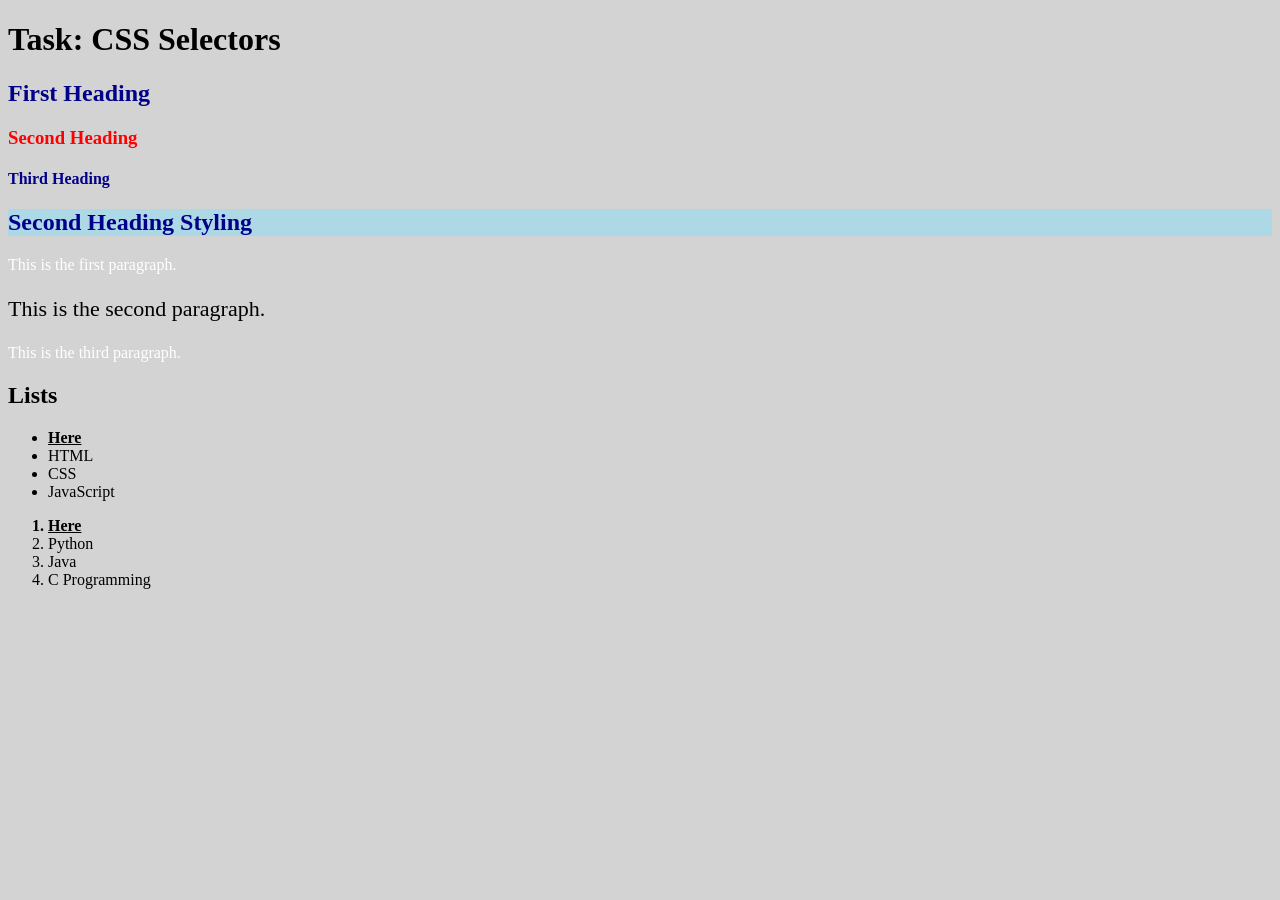
<file: CSS/index.html>
<!DOCTYPE html>
<html lang="en">
<head>
    <meta charset="UTF-8">
    <meta name="viewport" content="width=device-width, initial-scale=1.0">

    <title>CSS Selectors Task</title>

    <link rel="stylesheet" href="style.css">
</head>
<body>

    <h1>Task: CSS Selectors</h1>

    <!-- Step 4: Three headings with class="head" -->
    <h2 class="head">First Heading</h2>
    <h3 class="head">Second Heading</h3>
    <h4 class="head">Third Heading</h4>

    <!-- Step 6 and Step 7 -->
    <h2 id="bgline" class="head">Second Heading Styling</h2>

    <!-- Step 8 -->
    <p>This is the first paragraph.</p>

    <p id="para">This is the second paragraph.</p>

    <p>This is the third paragraph.</p>

    <!-- Step 11 -->
    <h2>Lists</h2>

    <ul>
        <li>Here</li>
        <li>HTML</li>
        <li>CSS</li>
        <li>JavaScript</li>
    </ul>

    <ol>
        <li>Here</li>
        <li>Python</li>
        <li>Java</li>
        <li>C Programming</li>
    </ol>

</body>
</html>
</file>
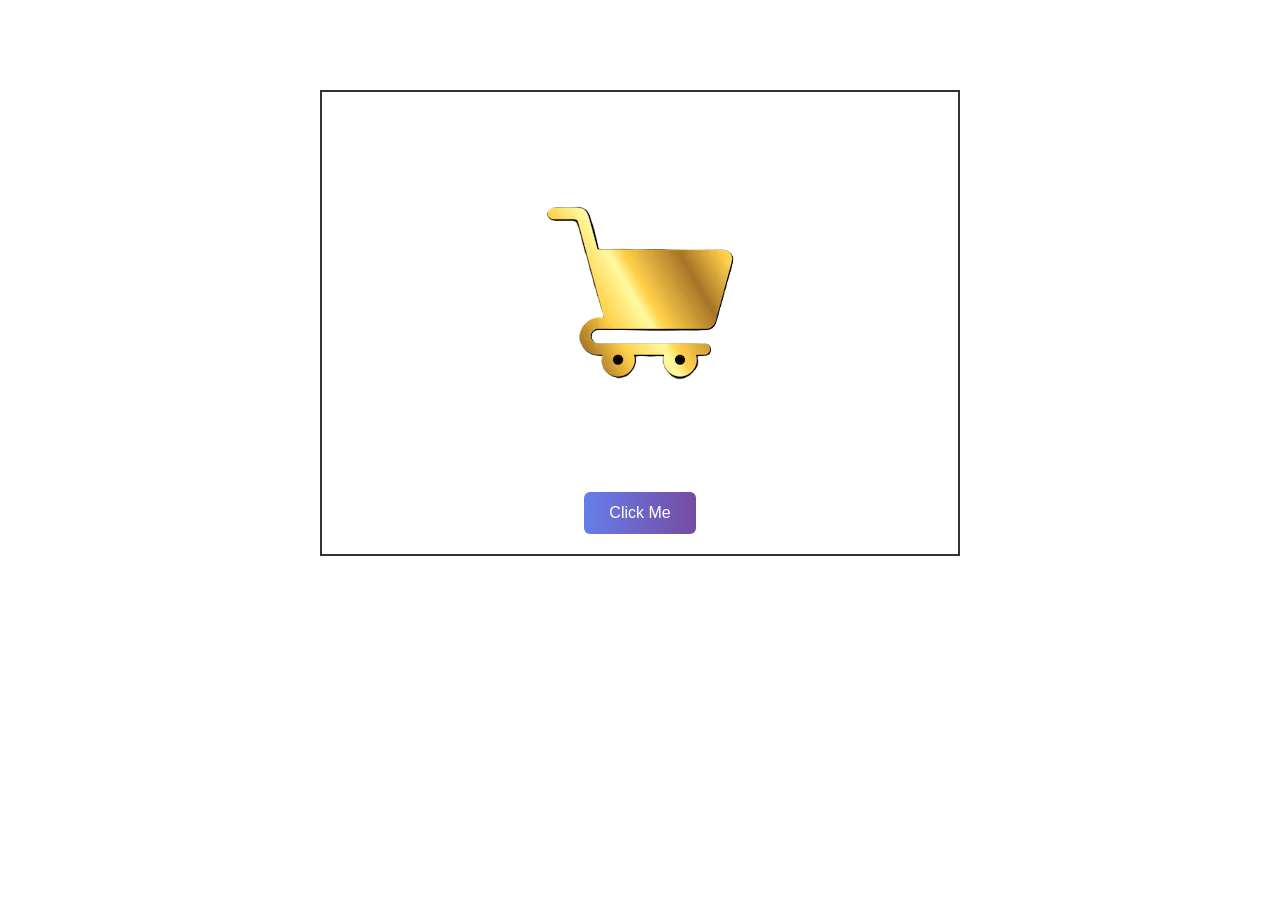
<file: Naveen_Task4/index.html>
<!DOCTYPE html>
<html lang="en">
<head>
    <meta charset="UTF-8">
    <meta name="viewport" content="width=device-width, initial-scale=1.0">
    <title>Viewport Units and Box Model</title>
    <link rel="stylesheet" href="style.css">
</head>
<body>

    <div class="container">
        <img src="image.jpg" alt="Sample Image">

        <button>Click Me</button>
    </div>

</body>
</html>
</file>
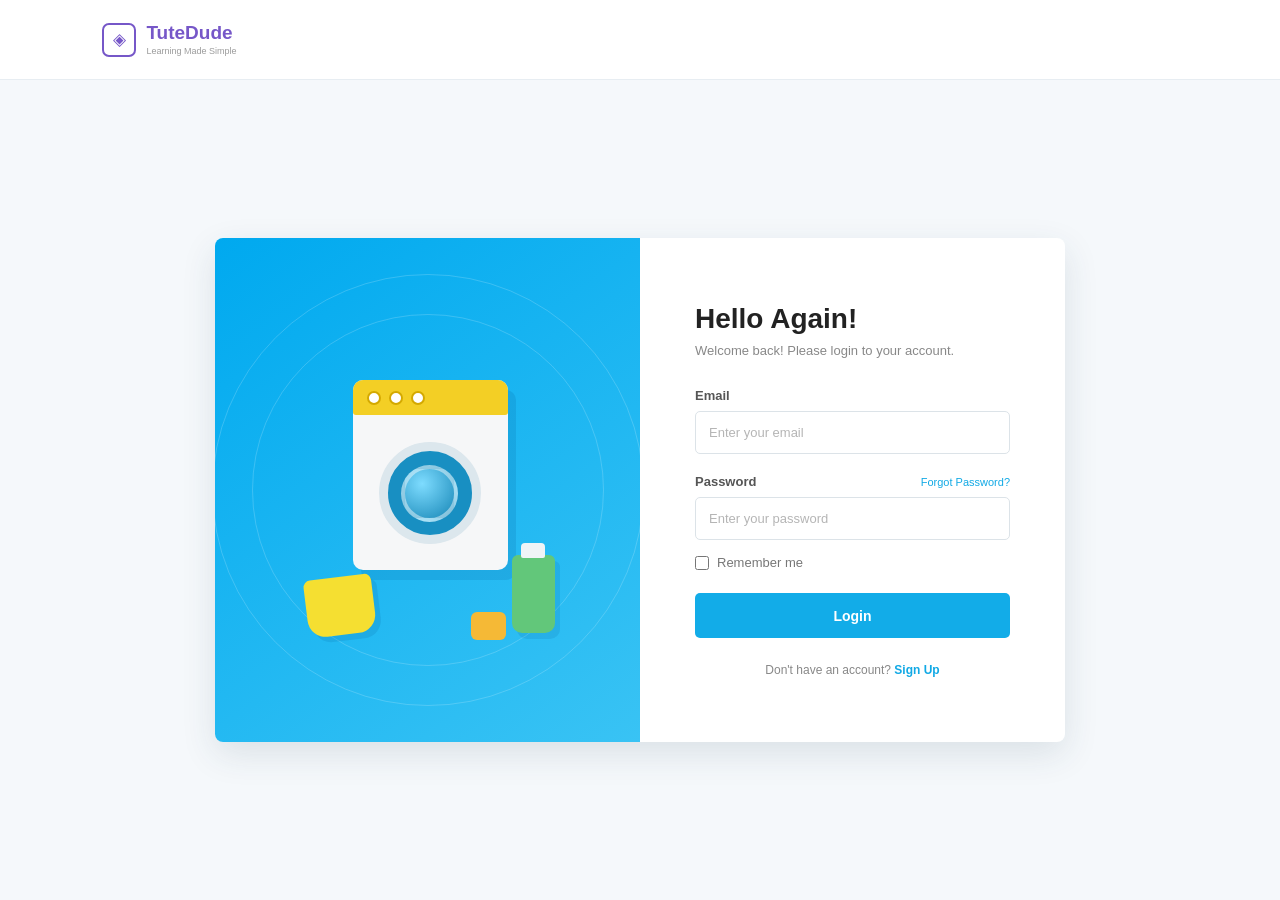
<file: Naveen_Task6/index.html>
<!DOCTYPE html>
<html lang="en">
<head>
    <meta charset="UTF-8">
    <meta name="viewport" content="width=device-width, initial-scale=1.0">
    <title>Laundry Mart - Login</title>
    <link rel="stylesheet" href="style.css">
</head>
<body>

    <div class="page">
        <!-- Header -->
        <header class="header">
            <div class="brand">
                <div class="brand-icon">◈</div>
                <div>
                    <h1>TuteDude</h1>
                    <span>Learning Made Simple</span>
                </div>
            </div>
        </header>

        <!-- Login Card -->
        <main class="login-container">
            <section class="login-card">

                <!-- Left Image Section -->
                <div class="image-section">
                    <div class="laundry-icon">
                        <div class="washing-machine">
                            <div class="machine-top">
                                <span></span>
                                <span></span>
                                <span></span>
                            </div>
                            <div class="machine-door">
                                <div class="inner-circle"></div>
                            </div>
                        </div>
                        <div class="bucket"></div>
                        <div class="bottle"></div>
                        <div class="soap"></div>
                    </div>
                </div>

                <!-- Right Form Section -->
                <div class="form-section">
                    <h2>Hello Again!</h2>
                    <p class="subtitle">Welcome back! Please login to your account.</p>

                    <form>
                        <label for="email">Email</label>
                        <input type="email" id="email" name="email"
                               placeholder="Enter your email" required>

                        <div class="password-heading">
                            <label for="password">Password</label>
                            <a href="#">Forgot Password?</a>
                        </div>

                        <input type="password" id="password" name="password"
                               placeholder="Enter your password" required>

                        <label class="remember">
                            <input type="checkbox">
                            <span>Remember me</span>
                        </label>

                        <button type="submit">Login</button>
                    </form>

                    <p class="signup">
                        Don't have an account?
                        <a href="#">Sign Up</a>
                    </p>
                </div>

            </section>
        </main>
    </div>

</body>
</html>
</file>
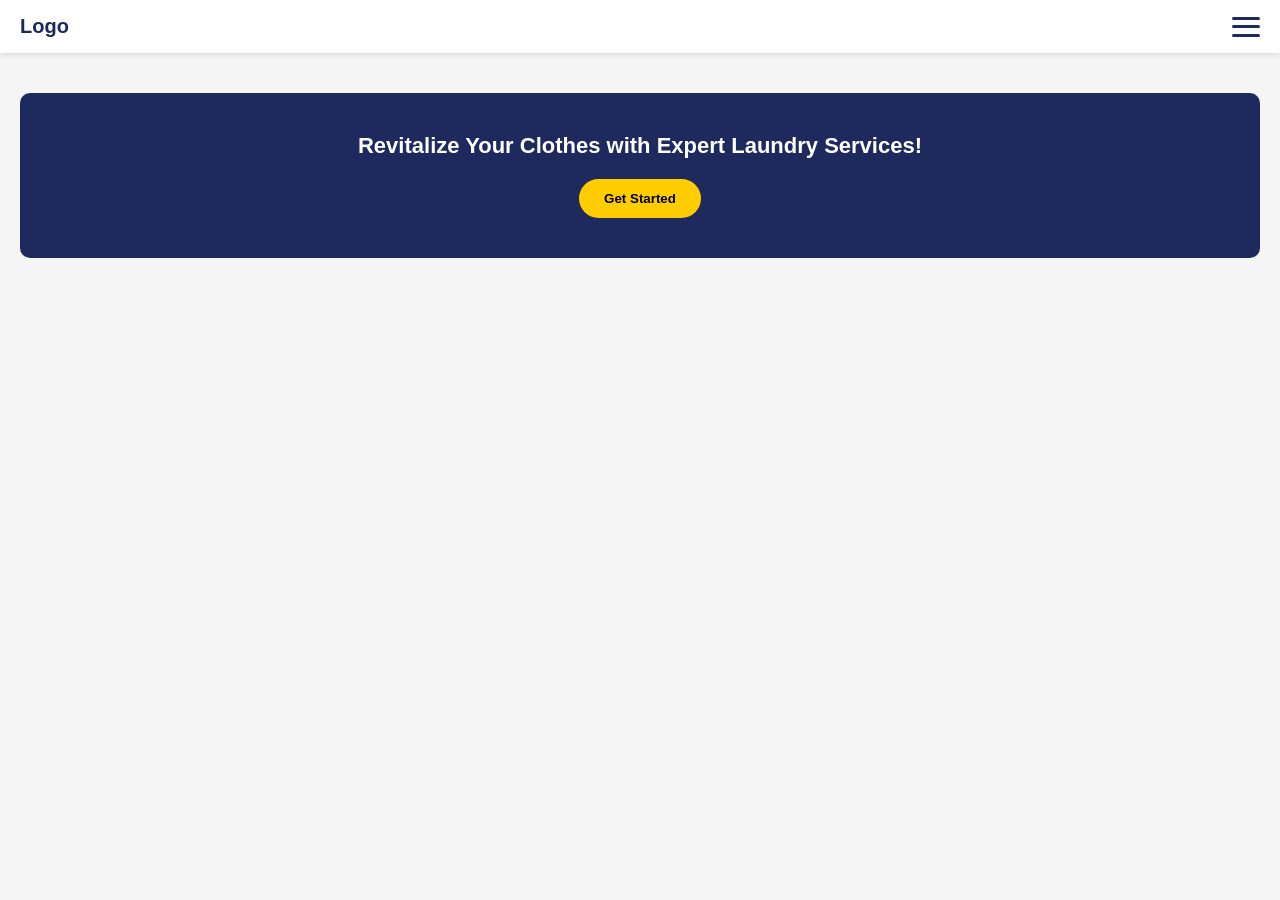
<file: Naveen_Task8/index.html>
<!DOCTYPE html>
<html lang="en">
<head>
  <meta charset="UTF-8">
  <meta name="viewport" content="width=device-width, initial-scale=1.0">
  <title>Laundry Services</title>
  <link rel="stylesheet" href="style.css">
</head>

<body>

  <header class="navbar">
    <div class="logo">Logo</div>

    <button class="hamburger" id="hamburgerBtn" aria-label="Toggle menu">
      <span class="bar"></span>
      <span class="bar"></span>
      <span class="bar"></span>
    </button>
  </header>

  <nav class="menu" id="menu">
    <ul>
      <li><a href="#home">Home</a></li>
      <li><a href="#services">Services</a></li>
      <li><a href="#about">About Us</a></li>
      <li><a href="#contact">Contact Us</a></li>
    </ul>
  </nav>

  <main class="content">
    <section class="hero" id="home">
      <h1>Revitalize Your Clothes with Expert Laundry Services!</h1>
      <button class="cta-btn">Get Started</button>
    </section>
  </main>

  <script src="script.js"></script>

</body>
</html>
</file>
<file: CSS/style.css>
/* Step 3: Body background color */
body {
    background-color: lightgray;
}

/* Step 5: Dark blue color for all elements having class="head" */
.head {
    color: darkblue;
}

/* Step 6: Background color of element with id="bgline" */
#bgline {
    background-color: lightblue;
}

/* Step 7: Make the 2nd heading red */
h3.head {
    color: red;
}

/* Step 8: All paragraphs should have white text */
p {
    color: white;
}

/* Step 9: Second paragraph should be green */
#para {
    color: green;
}

/* Step 10: Paragraph text in second paragraph black + bigger font */
#para {
    color: black;
    font-size: 22px;
}

/* Step 11: Style "Here" without using id/class/inline CSS */
/* First <li> inside both lists */
li:first-child {
    font-weight: bold;
    text-decoration: underline;
}
</file>
<file: Naveen_Task4/style.css>
/* Apply box-sizing to make width and height easier to control */
* {
    box-sizing: border-box;
}

body {
    margin: 0;
    font-family: Arial, sans-serif;
}

/* 
   25vw = 25% of the viewport width
   10vh = 10% of the viewport height
*/
.container {
    margin: 10vh 25vw;
    padding: 20px;
    border: 2px solid #333;
    text-align: center;
}

/* Image inside the div */
.container img {
    max-width: 100%;
    height: auto;
    display: block;
    margin: 0 auto 20px;
}

/* Gradient button */
button {
    padding: 12px 25px;
    border: none;
    border-radius: 6px;
    color: white;
    font-size: 16px;
    cursor: pointer;

    background: linear-gradient(90deg, #667eea, #764ba2);
}

/* Simple hover effect */
button:hover {
    opacity: 0.9;
}
</file>
<file: Naveen_Task6/style.css>
* {
    margin: 0;
    padding: 0;
    box-sizing: border-box;
}

body {
    font-family: Arial, Helvetica, sans-serif;
    background: #f5f8fb;
    color: #333;
}

.page {
    min-height: 100vh;
}

/* Header */
.header {
    height: 80px;
    display: flex;
    align-items: center;
    padding: 0 8%;
    background: #ffffff;
    border-bottom: 1px solid #e7edf2;
}

.brand {
    display: flex;
    align-items: center;
    gap: 10px;
}

.brand-icon {
    width: 34px;
    height: 34px;
    border: 2px solid #7657c8;
    color: #7657c8;
    border-radius: 7px;
    display: flex;
    align-items: center;
    justify-content: center;
    font-size: 17px;
}

.brand h1 {
    font-size: 19px;
    color: #7657c8;
    line-height: 1;
}

.brand span {
    display: block;
    margin-top: 4px;
    color: #9b9b9b;
    font-size: 9px;
}

/* Main */
.login-container {
    min-height: calc(100vh - 80px);
    display: flex;
    align-items: center;
    justify-content: center;
    padding: 45px 20px;
}

.login-card {
    width: 850px;
    min-height: 500px;
    background: #ffffff;
    display: flex;
    border-radius: 8px;
    overflow: hidden;
    box-shadow: 0 12px 35px rgba(37, 63, 85, 0.12);
}

/* Left side */
.image-section {
    width: 50%;
    background: linear-gradient(145deg, #00a9ef, #39c3f4);
    display: flex;
    align-items: center;
    justify-content: center;
    position: relative;
    overflow: hidden;
}

.image-section::before,
.image-section::after {
    content: "";
    position: absolute;
    border-radius: 50%;
    border: 1px solid rgba(255, 255, 255, 0.18);
}

.image-section::before {
    width: 350px;
    height: 350px;
}

.image-section::after {
    width: 430px;
    height: 430px;
}

.laundry-icon {
    width: 260px;
    height: 300px;
    position: relative;
    z-index: 1;
}

/* CSS Laundry illustration */
.washing-machine {
    position: absolute;
    width: 155px;
    height: 190px;
    left: 55px;
    top: 40px;
    background: #f6f7f8;
    border-radius: 10px;
    box-shadow: 8px 10px 0 rgba(0, 90, 150, 0.16);
}

.machine-top {
    height: 35px;
    background: #f3cf25;
    border-radius: 10px 10px 3px 3px;
    display: flex;
    align-items: center;
    padding-left: 14px;
    gap: 8px;
}

.machine-top span {
    width: 14px;
    height: 14px;
    border-radius: 50%;
    background: #ffffff;
    border: 2px solid #d4a900;
}

.machine-door {
    width: 102px;
    height: 102px;
    border-radius: 50%;
    background: #188fc2;
    position: absolute;
    left: 26px;
    top: 62px;
    border: 9px solid #dce7ed;
    display: flex;
    align-items: center;
    justify-content: center;
}

.inner-circle {
    width: 57px;
    height: 57px;
    border-radius: 50%;
    background: radial-gradient(circle at 35% 30%, #7edcff, #1686b6);
    border: 4px solid rgba(255, 255, 255, 0.45);
}

.bucket {
    position: absolute;
    left: 8px;
    bottom: 5px;
    width: 68px;
    height: 58px;
    background: #f5df31;
    border-radius: 7px 7px 18px 18px;
    transform: rotate(-7deg);
    box-shadow: 5px 6px 0 rgba(0, 90, 150, 0.15);
}

.bottle {
    position: absolute;
    right: 3px;
    bottom: 7px;
    width: 43px;
    height: 78px;
    background: #62c77a;
    border-radius: 6px 6px 10px 10px;
    box-shadow: 5px 6px 0 rgba(0, 90, 150, 0.14);
}

.bottle::before {
    content: "";
    position: absolute;
    width: 24px;
    height: 15px;
    left: 9px;
    top: -12px;
    background: #f0f4f6;
    border-radius: 4px 4px 2px 2px;
}

.soap {
    position: absolute;
    right: 52px;
    bottom: 0;
    width: 35px;
    height: 28px;
    background: #f5b936;
    border-radius: 6px;
}

/* Form */
.form-section {
    width: 50%;
    padding: 65px 55px;
}

.form-section h2 {
    font-size: 28px;
    color: #222;
    margin-bottom: 8px;
}

.subtitle {
    font-size: 13px;
    color: #888;
    margin-bottom: 30px;
}

form label {
    display: block;
    font-size: 13px;
    font-weight: 600;
    color: #555;
    margin-bottom: 8px;
}

input[type="email"],
input[type="password"] {
    width: 100%;
    height: 43px;
    border: 1px solid #dce3e8;
    border-radius: 5px;
    padding: 0 13px;
    outline: none;
    font-size: 13px;
    margin-bottom: 20px;
    transition: 0.2s;
}

input[type="email"]:focus,
input[type="password"]:focus {
    border-color: #17aeea;
    box-shadow: 0 0 0 3px rgba(23, 174, 234, 0.1);
}

input::placeholder {
    color: #b5b5b5;
}

.password-heading {
    display: flex;
    justify-content: space-between;
    align-items: center;
}

.password-heading a {
    color: #11a9e5;
    font-size: 11px;
    text-decoration: none;
    margin-bottom: 8px;
}

.remember {
    display: flex !important;
    align-items: center;
    gap: 8px;
    font-weight: 400 !important;
    color: #777 !important;
    margin: -5px 0 23px;
}

.remember input {
    width: 14px;
    height: 14px;
    accent-color: #11a9e5;
}

button {
    width: 100%;
    height: 45px;
    border: none;
    border-radius: 5px;
    background: #12ace8;
    color: #fff;
    font-size: 14px;
    font-weight: 600;
    cursor: pointer;
    transition: 0.25s;
}

button:hover {
    background: #078fc5;
    transform: translateY(-1px);
    box-shadow: 0 6px 15px rgba(18, 172, 232, 0.25);
}

.signup {
    text-align: center;
    color: #888;
    font-size: 12px;
    margin-top: 25px;
}

.signup a {
    color: #11a9e5;
    font-weight: 600;
    text-decoration: none;
}

/* Responsive */
@media (max-width: 760px) {
    .login-card {
        width: 100%;
        max-width: 500px;
        flex-direction: column;
    }

    .image-section,
    .form-section {
        width: 100%;
    }

    .image-section {
        min-height: 300px;
    }

    .form-section {
        padding: 40px 30px;
    }
}

@media (max-width: 450px) {
    .header {
        padding: 0 25px;
    }

    .login-container {
        padding: 20px 12px;
    }

    .image-section {
        min-height: 260px;
    }

    .form-section {
        padding: 32px 22px;
    }
}
</file>
<file: Naveen_Task8/style.css>
* {
  margin: 0;
  padding: 0;
  box-sizing: border-box;
  font-family: Arial, Helvetica, sans-serif;
}

body {
  background: #f5f5f5;
}

/* Navbar */
.navbar {
  display: flex;
  align-items: center;
  justify-content: space-between;
  background: #ffffff;
  padding: 15px 20px;
  box-shadow: 0 2px 5px rgba(0, 0, 0, 0.1);
  position: relative;
  z-index: 1000;
}

.logo {
  font-weight: bold;
  font-size: 20px;
  color: #1e2a5e;
}

/* Hamburger Icon */
.hamburger {
  display: flex;
  flex-direction: column;
  justify-content: space-between;
  width: 28px;
  height: 20px;
  background: transparent;
  border: none;
  cursor: pointer;
  padding: 0;
}

.hamburger .bar {
  display: block;
  height: 3px;
  width: 100%;
  background: #1e2a5e;
  border-radius: 2px;
  transition: all 0.3s ease;
}

/* Hamburger Animation */
.hamburger.active .bar:nth-child(1) {
  transform: translateY(8.5px) rotate(45deg);
}

.hamburger.active .bar:nth-child(2) {
  opacity: 0;
}

.hamburger.active .bar:nth-child(3) {
  transform: translateY(-8.5px) rotate(-45deg);
}

/* Slide-in Vertical Menu */
.menu {
  position: fixed;
  top: 0;
  right: -260px;
  width: 250px;
  height: 100%;
  background: #1e2a5e;
  transition: right 0.35s ease;
  z-index: 999;
  padding-top: 80px;
}

.menu.open {
  right: 0;
}

.menu ul {
  list-style: none;
  display: flex;
  flex-direction: column;
}

.menu ul li {
  border-bottom: 1px solid rgba(255, 255, 255, 0.1);
}

.menu ul li a {
  display: block;
  padding: 18px 25px;
  color: #ffffff;
  text-decoration: none;
  font-size: 16px;
}

.menu ul li a:hover {
  background: rgba(255, 255, 255, 0.1);
}

/* Content */
.content {
  padding: 40px 20px;
}

.hero {
  background: #1e2a5e;
  color: #ffffff;
  padding: 40px 20px;
  border-radius: 10px;
  text-align: center;
}

.hero h1 {
  font-size: 22px;
  margin-bottom: 20px;
}

.cta-btn {
  background: #ffcc00;
  border: none;
  padding: 12px 25px;
  border-radius: 25px;
  font-weight: bold;
  cursor: pointer;
}

.cta-btn:hover {
  background: #e6b800;
}
</file>
